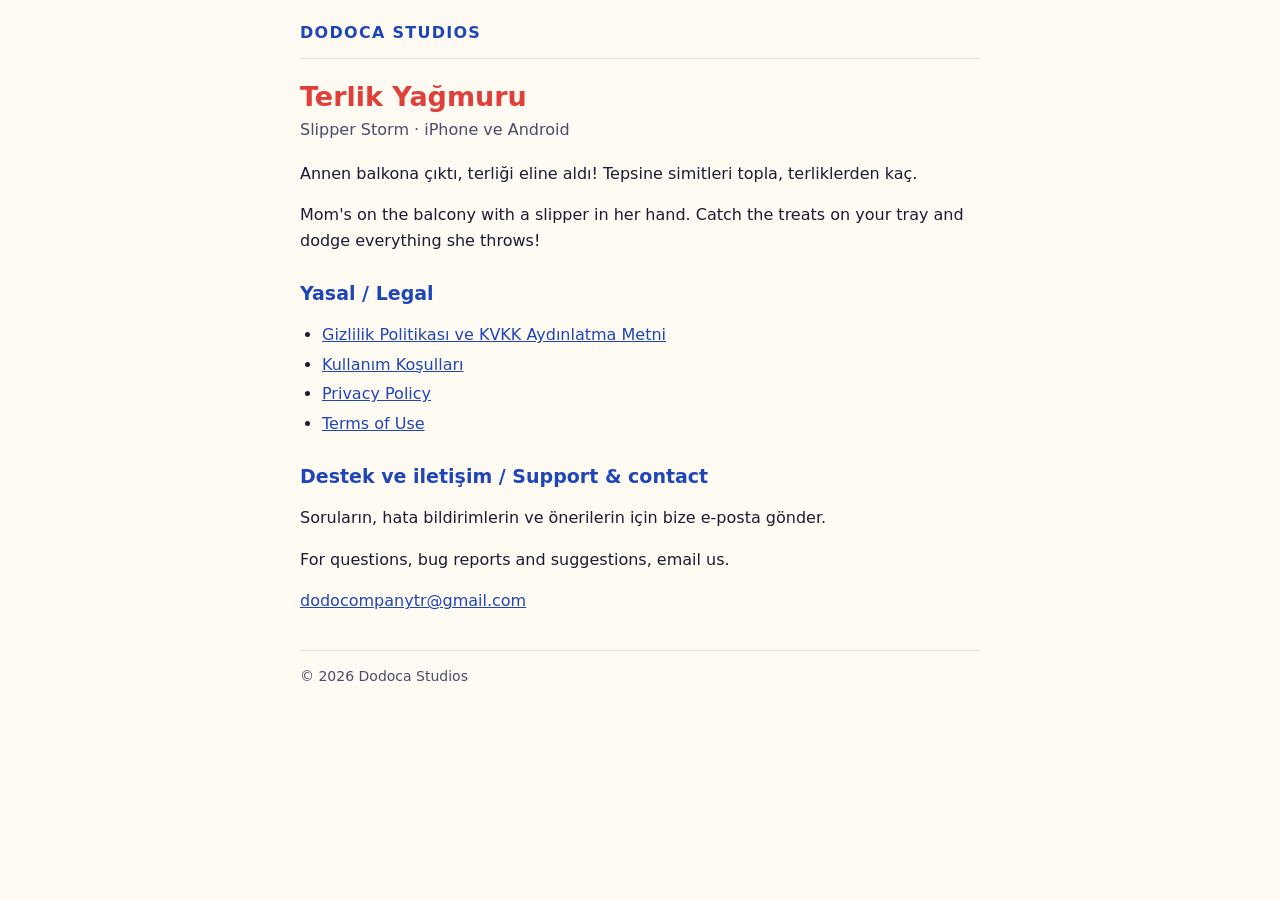
<file: index.html>
<!DOCTYPE html>
<html lang="tr">
<head>
<meta charset="utf-8">
<meta name="viewport" content="width=device-width, initial-scale=1">
<title>Dodoca Studios</title>
<link rel="stylesheet" href="style.css">
</head>
<body>
<main>
<header>
  <a class="brand" href="index.html">DODOCA STUDIOS</a>
</header>

<h1>Terlik Yağmuru</h1>
<p class="date">Slipper Storm · iPhone ve Android</p>
<p>Annen balkona çıktı, terliği eline aldı! Tepsine simitleri topla, terliklerden kaç.</p>
<p lang="en">Mom's on the balcony with a slipper in her hand. Catch the treats on your tray and dodge everything she throws!</p>

<h2>Yasal / Legal</h2>
<ul>
  <li><a href="gizlilik.html">Gizlilik Politikası ve KVKK Aydınlatma Metni</a></li>
  <li><a href="kosullar.html">Kullanım Koşulları</a></li>
  <li><a href="privacy.html" hreflang="en">Privacy Policy</a></li>
  <li><a href="terms.html" hreflang="en">Terms of Use</a></li>
</ul>

<h2>Destek ve iletişim / Support &amp; contact</h2>
<p>Soruların, hata bildirimlerin ve önerilerin için bize e-posta gönder.</p>
<p lang="en">For questions, bug reports and suggestions, email us.</p>
<p><a href="mailto:dodocompanytr@gmail.com">dodocompanytr@gmail.com</a></p>

<footer>© 2026 Dodoca Studios</footer>
</main>
</body>
</html>
</file>
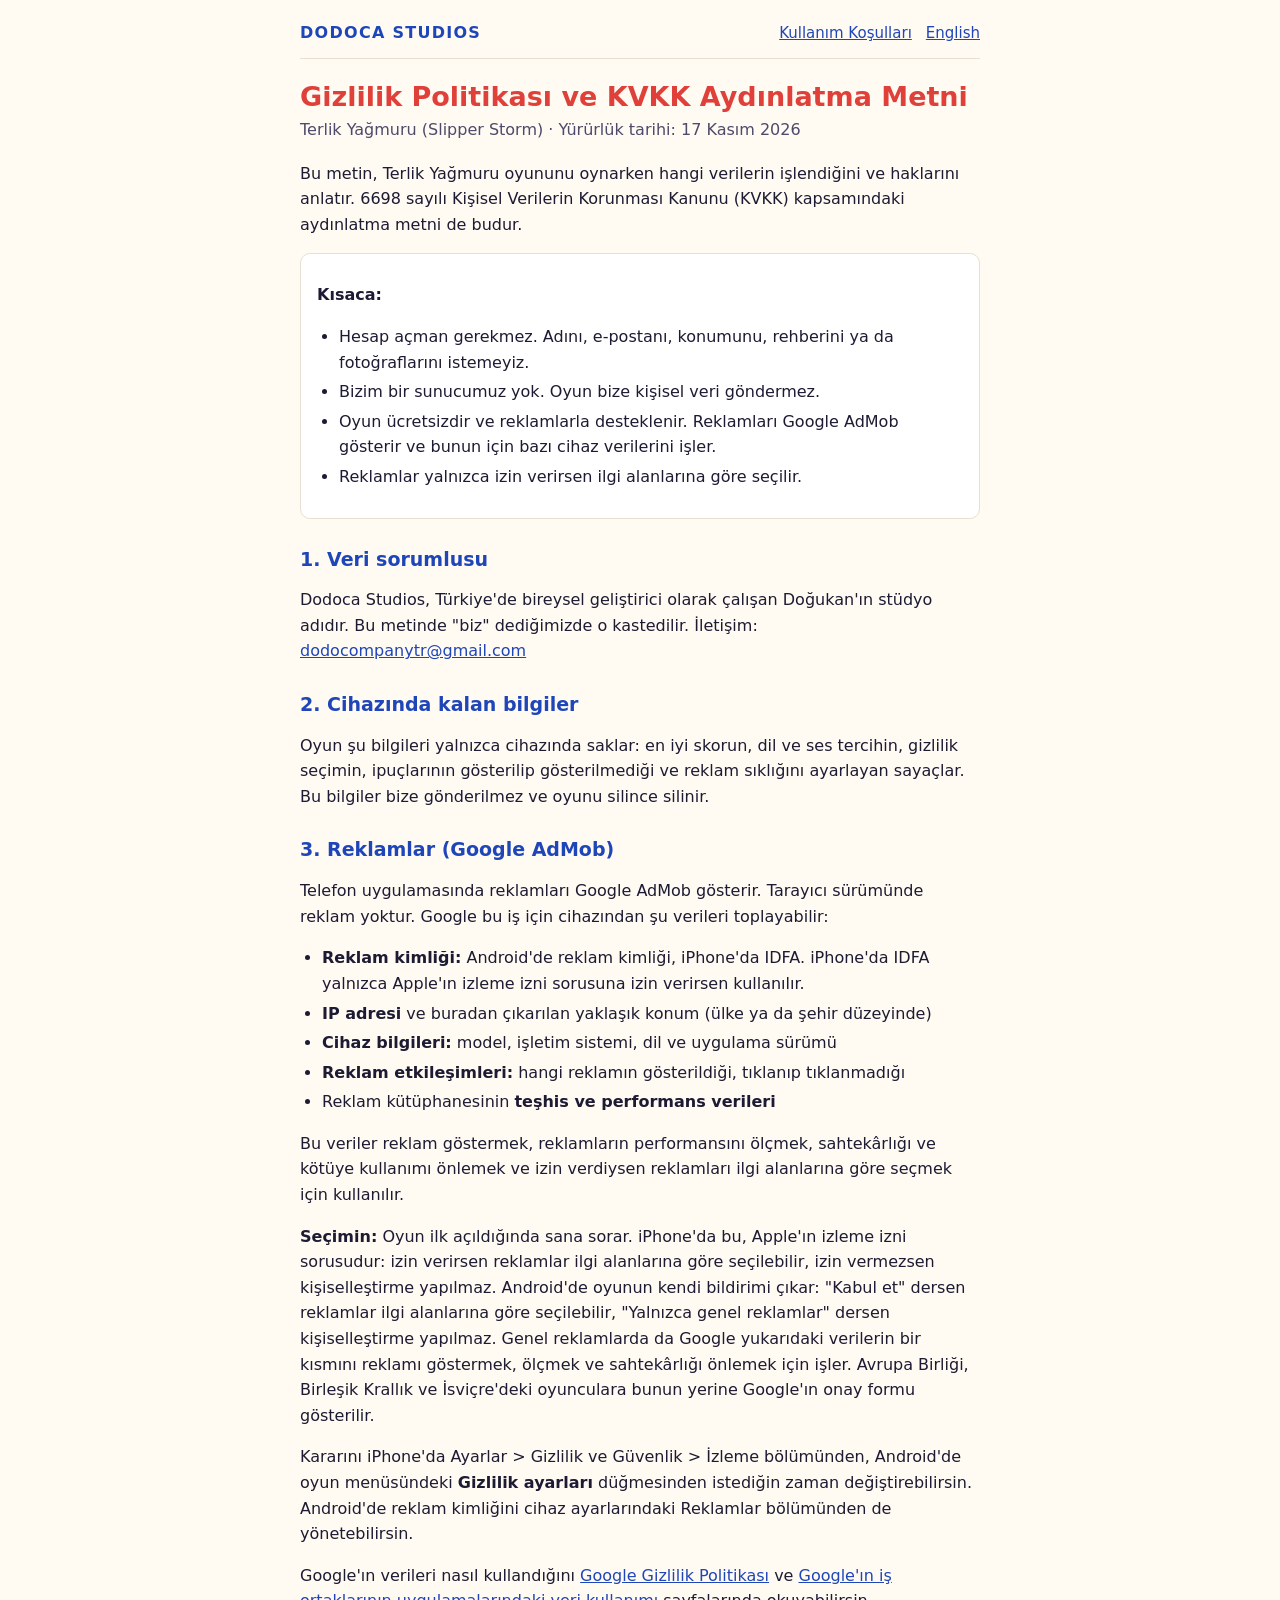
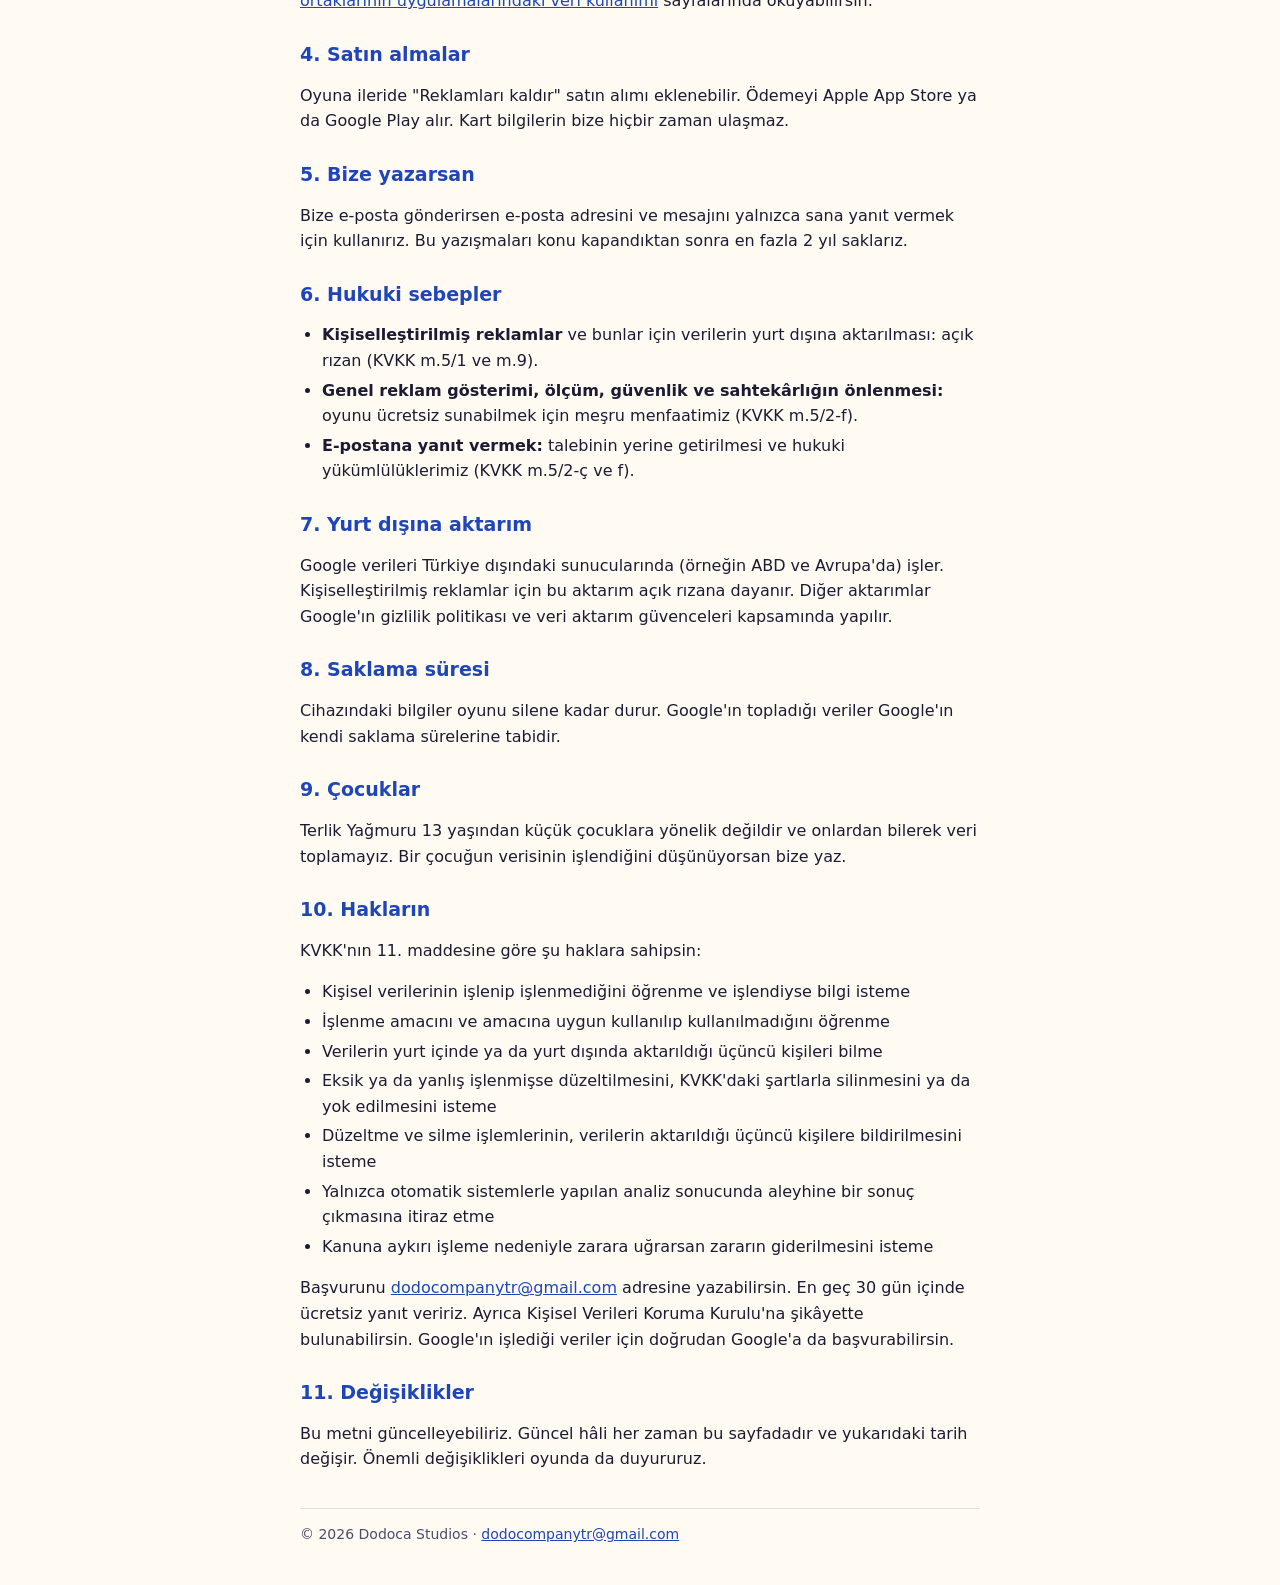
<file: gizlilik.html>
<!DOCTYPE html>
<html lang="tr">
<head>
<meta charset="utf-8">
<meta name="viewport" content="width=device-width, initial-scale=1">
<title>Gizlilik Politikası ve KVKK Aydınlatma Metni · Terlik Yağmuru</title>
<link rel="stylesheet" href="style.css">
</head>
<body>
<main>
<header>
  <a class="brand" href="index.html">DODOCA STUDIOS</a>
  <nav><a href="kosullar.html">Kullanım Koşulları</a><a href="privacy.html" hreflang="en">English</a></nav>
</header>

<h1>Gizlilik Politikası ve KVKK Aydınlatma Metni</h1>
<p class="date">Terlik Yağmuru (Slipper Storm) · Yürürlük tarihi: 17 Kasım 2026</p>

<p>Bu metin, Terlik Yağmuru oyununu oynarken hangi verilerin işlendiğini ve haklarını anlatır. 6698 sayılı Kişisel Verilerin Korunması Kanunu (KVKK) kapsamındaki aydınlatma metni de budur.</p>

<div class="box">
  <p><b>Kısaca:</b></p>
  <ul>
    <li>Hesap açman gerekmez. Adını, e-postanı, konumunu, rehberini ya da fotoğraflarını istemeyiz.</li>
    <li>Bizim bir sunucumuz yok. Oyun bize kişisel veri göndermez.</li>
    <li>Oyun ücretsizdir ve reklamlarla desteklenir. Reklamları Google AdMob gösterir ve bunun için bazı cihaz verilerini işler.</li>
    <li>Reklamlar yalnızca izin verirsen ilgi alanlarına göre seçilir.</li>
  </ul>
</div>

<h2>1. Veri sorumlusu</h2>
<p>Dodoca Studios, Türkiye'de bireysel geliştirici olarak çalışan Doğukan'ın stüdyo adıdır. Bu metinde "biz" dediğimizde o kastedilir. İletişim: <a href="mailto:dodocompanytr@gmail.com">dodocompanytr@gmail.com</a></p>

<h2>2. Cihazında kalan bilgiler</h2>
<p>Oyun şu bilgileri yalnızca cihazında saklar: en iyi skorun, dil ve ses tercihin, gizlilik seçimin, ipuçlarının gösterilip gösterilmediği ve reklam sıklığını ayarlayan sayaçlar. Bu bilgiler bize gönderilmez ve oyunu silince silinir.</p>

<h2>3. Reklamlar (Google AdMob)</h2>
<p>Telefon uygulamasında reklamları Google AdMob gösterir. Tarayıcı sürümünde reklam yoktur. Google bu iş için cihazından şu verileri toplayabilir:</p>
<ul>
  <li><b>Reklam kimliği:</b> Android'de reklam kimliği, iPhone'da IDFA. iPhone'da IDFA yalnızca Apple'ın izleme izni sorusuna izin verirsen kullanılır.</li>
  <li><b>IP adresi</b> ve buradan çıkarılan yaklaşık konum (ülke ya da şehir düzeyinde)</li>
  <li><b>Cihaz bilgileri:</b> model, işletim sistemi, dil ve uygulama sürümü</li>
  <li><b>Reklam etkileşimleri:</b> hangi reklamın gösterildiği, tıklanıp tıklanmadığı</li>
  <li>Reklam kütüphanesinin <b>teşhis ve performans verileri</b></li>
</ul>
<p>Bu veriler reklam göstermek, reklamların performansını ölçmek, sahtekârlığı ve kötüye kullanımı önlemek ve izin verdiysen reklamları ilgi alanlarına göre seçmek için kullanılır.</p>
<p><b>Seçimin:</b> Oyun ilk açıldığında sana sorar. iPhone'da bu, Apple'ın izleme izni sorusudur: izin verirsen reklamlar ilgi alanlarına göre seçilebilir, izin vermezsen kişiselleştirme yapılmaz. Android'de oyunun kendi bildirimi çıkar: "Kabul et" dersen reklamlar ilgi alanlarına göre seçilebilir, "Yalnızca genel reklamlar" dersen kişiselleştirme yapılmaz. Genel reklamlarda da Google yukarıdaki verilerin bir kısmını reklamı göstermek, ölçmek ve sahtekârlığı önlemek için işler. Avrupa Birliği, Birleşik Krallık ve İsviçre'deki oyunculara bunun yerine Google'ın onay formu gösterilir.</p>
<p>Kararını iPhone'da Ayarlar &gt; Gizlilik ve Güvenlik &gt; İzleme bölümünden, Android'de oyun menüsündeki <b>Gizlilik ayarları</b> düğmesinden istediğin zaman değiştirebilirsin. Android'de reklam kimliğini cihaz ayarlarındaki Reklamlar bölümünden de yönetebilirsin.</p>
<p>Google'ın verileri nasıl kullandığını <a href="https://policies.google.com/privacy">Google Gizlilik Politikası</a> ve <a href="https://policies.google.com/technologies/partner-sites">Google'ın iş ortaklarının uygulamalarındaki veri kullanımı</a> sayfalarında okuyabilirsin.</p>

<h2>4. Satın almalar</h2>
<p>Oyuna ileride "Reklamları kaldır" satın alımı eklenebilir. Ödemeyi Apple App Store ya da Google Play alır. Kart bilgilerin bize hiçbir zaman ulaşmaz.</p>

<h2>5. Bize yazarsan</h2>
<p>Bize e-posta gönderirsen e-posta adresini ve mesajını yalnızca sana yanıt vermek için kullanırız. Bu yazışmaları konu kapandıktan sonra en fazla 2 yıl saklarız.</p>

<h2>6. Hukuki sebepler</h2>
<ul>
  <li><b>Kişiselleştirilmiş reklamlar</b> ve bunlar için verilerin yurt dışına aktarılması: açık rızan (KVKK m.5/1 ve m.9).</li>
  <li><b>Genel reklam gösterimi, ölçüm, güvenlik ve sahtekârlığın önlenmesi:</b> oyunu ücretsiz sunabilmek için meşru menfaatimiz (KVKK m.5/2-f).</li>
  <li><b>E-postana yanıt vermek:</b> talebinin yerine getirilmesi ve hukuki yükümlülüklerimiz (KVKK m.5/2-ç ve f).</li>
</ul>

<h2>7. Yurt dışına aktarım</h2>
<p>Google verileri Türkiye dışındaki sunucularında (örneğin ABD ve Avrupa'da) işler. Kişiselleştirilmiş reklamlar için bu aktarım açık rızana dayanır. Diğer aktarımlar Google'ın gizlilik politikası ve veri aktarım güvenceleri kapsamında yapılır.</p>

<h2>8. Saklama süresi</h2>
<p>Cihazındaki bilgiler oyunu silene kadar durur. Google'ın topladığı veriler Google'ın kendi saklama sürelerine tabidir.</p>

<h2>9. Çocuklar</h2>
<p>Terlik Yağmuru 13 yaşından küçük çocuklara yönelik değildir ve onlardan bilerek veri toplamayız. Bir çocuğun verisinin işlendiğini düşünüyorsan bize yaz.</p>

<h2>10. Hakların</h2>
<p>KVKK'nın 11. maddesine göre şu haklara sahipsin:</p>
<ul>
  <li>Kişisel verilerinin işlenip işlenmediğini öğrenme ve işlendiyse bilgi isteme</li>
  <li>İşlenme amacını ve amacına uygun kullanılıp kullanılmadığını öğrenme</li>
  <li>Verilerin yurt içinde ya da yurt dışında aktarıldığı üçüncü kişileri bilme</li>
  <li>Eksik ya da yanlış işlenmişse düzeltilmesini, KVKK'daki şartlarla silinmesini ya da yok edilmesini isteme</li>
  <li>Düzeltme ve silme işlemlerinin, verilerin aktarıldığı üçüncü kişilere bildirilmesini isteme</li>
  <li>Yalnızca otomatik sistemlerle yapılan analiz sonucunda aleyhine bir sonuç çıkmasına itiraz etme</li>
  <li>Kanuna aykırı işleme nedeniyle zarara uğrarsan zararın giderilmesini isteme</li>
</ul>
<p>Başvurunu <a href="mailto:dodocompanytr@gmail.com">dodocompanytr@gmail.com</a> adresine yazabilirsin. En geç 30 gün içinde ücretsiz yanıt veririz. Ayrıca Kişisel Verileri Koruma Kurulu'na şikâyette bulunabilirsin. Google'ın işlediği veriler için doğrudan Google'a da başvurabilirsin.</p>

<h2>11. Değişiklikler</h2>
<p>Bu metni güncelleyebiliriz. Güncel hâli her zaman bu sayfadadır ve yukarıdaki tarih değişir. Önemli değişiklikleri oyunda da duyururuz.</p>

<footer>© 2026 Dodoca Studios · <a href="mailto:dodocompanytr@gmail.com">dodocompanytr@gmail.com</a></footer>
</main>
</body>
</html>
</file>
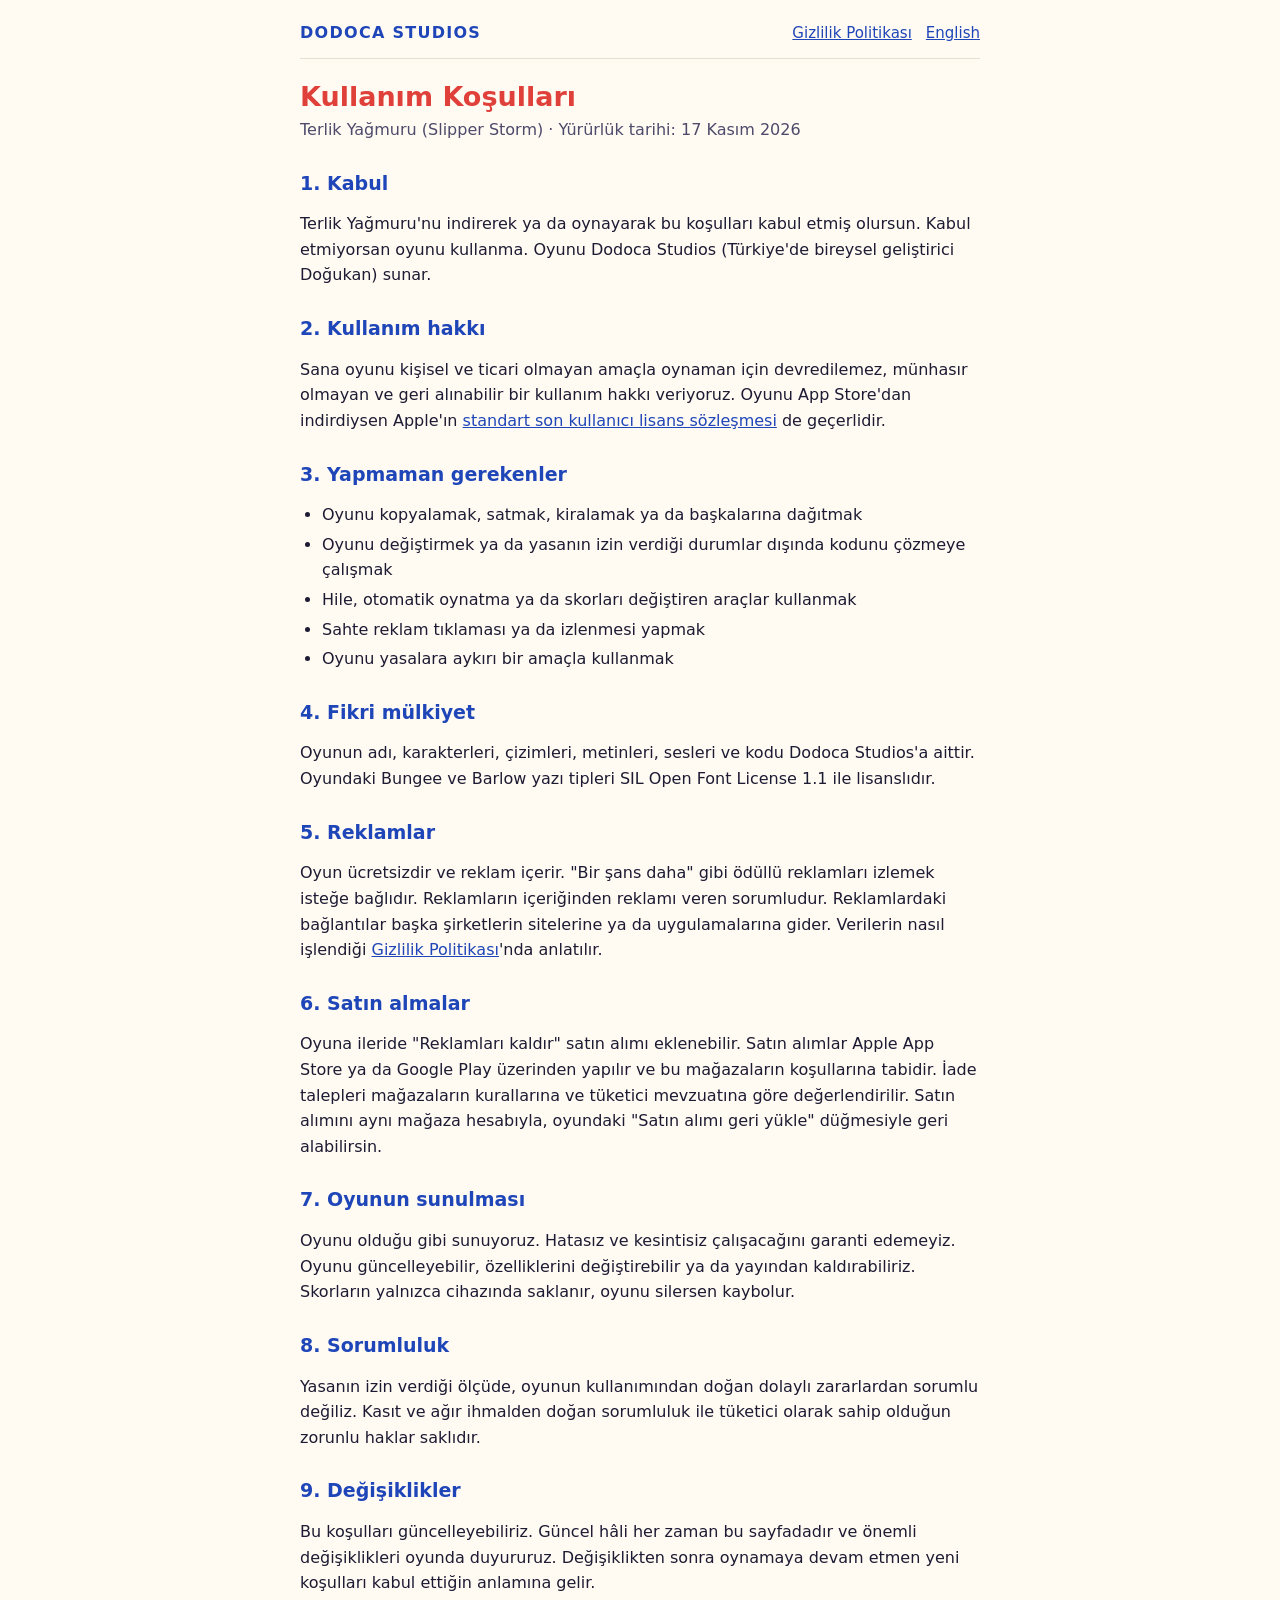
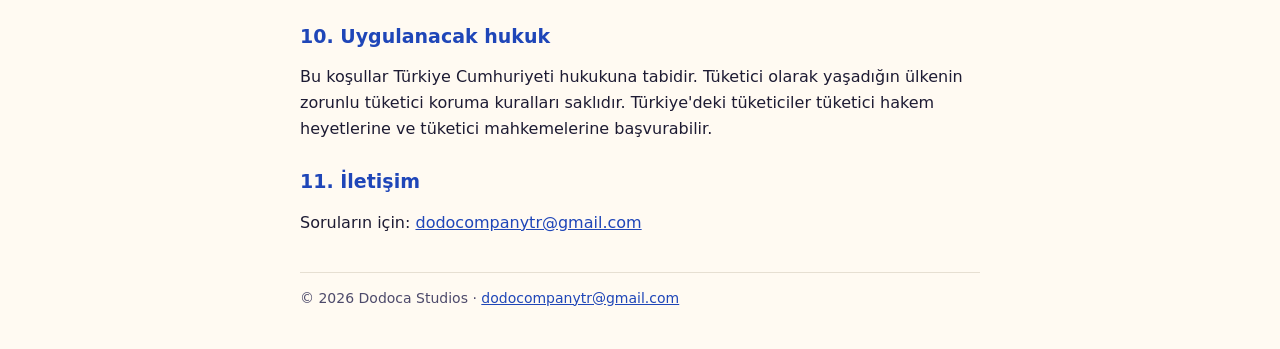
<file: kosullar.html>
<!DOCTYPE html>
<html lang="tr">
<head>
<meta charset="utf-8">
<meta name="viewport" content="width=device-width, initial-scale=1">
<title>Kullanım Koşulları · Terlik Yağmuru</title>
<link rel="stylesheet" href="style.css">
</head>
<body>
<main>
<header>
  <a class="brand" href="index.html">DODOCA STUDIOS</a>
  <nav><a href="gizlilik.html">Gizlilik Politikası</a><a href="terms.html" hreflang="en">English</a></nav>
</header>

<h1>Kullanım Koşulları</h1>
<p class="date">Terlik Yağmuru (Slipper Storm) · Yürürlük tarihi: 17 Kasım 2026</p>

<h2>1. Kabul</h2>
<p>Terlik Yağmuru'nu indirerek ya da oynayarak bu koşulları kabul etmiş olursun. Kabul etmiyorsan oyunu kullanma. Oyunu Dodoca Studios (Türkiye'de bireysel geliştirici Doğukan) sunar.</p>

<h2>2. Kullanım hakkı</h2>
<p>Sana oyunu kişisel ve ticari olmayan amaçla oynaman için devredilemez, münhasır olmayan ve geri alınabilir bir kullanım hakkı veriyoruz. Oyunu App Store'dan indirdiysen Apple'ın <a href="https://www.apple.com/legal/internet-services/itunes/dev/stdeula/">standart son kullanıcı lisans sözleşmesi</a> de geçerlidir.</p>

<h2>3. Yapmaman gerekenler</h2>
<ul>
  <li>Oyunu kopyalamak, satmak, kiralamak ya da başkalarına dağıtmak</li>
  <li>Oyunu değiştirmek ya da yasanın izin verdiği durumlar dışında kodunu çözmeye çalışmak</li>
  <li>Hile, otomatik oynatma ya da skorları değiştiren araçlar kullanmak</li>
  <li>Sahte reklam tıklaması ya da izlenmesi yapmak</li>
  <li>Oyunu yasalara aykırı bir amaçla kullanmak</li>
</ul>

<h2>4. Fikri mülkiyet</h2>
<p>Oyunun adı, karakterleri, çizimleri, metinleri, sesleri ve kodu Dodoca Studios'a aittir. Oyundaki Bungee ve Barlow yazı tipleri SIL Open Font License 1.1 ile lisanslıdır.</p>

<h2>5. Reklamlar</h2>
<p>Oyun ücretsizdir ve reklam içerir. "Bir şans daha" gibi ödüllü reklamları izlemek isteğe bağlıdır. Reklamların içeriğinden reklamı veren sorumludur. Reklamlardaki bağlantılar başka şirketlerin sitelerine ya da uygulamalarına gider. Verilerin nasıl işlendiği <a href="gizlilik.html">Gizlilik Politikası</a>'nda anlatılır.</p>

<h2>6. Satın almalar</h2>
<p>Oyuna ileride "Reklamları kaldır" satın alımı eklenebilir. Satın alımlar Apple App Store ya da Google Play üzerinden yapılır ve bu mağazaların koşullarına tabidir. İade talepleri mağazaların kurallarına ve tüketici mevzuatına göre değerlendirilir. Satın alımını aynı mağaza hesabıyla, oyundaki "Satın alımı geri yükle" düğmesiyle geri alabilirsin.</p>

<h2>7. Oyunun sunulması</h2>
<p>Oyunu olduğu gibi sunuyoruz. Hatasız ve kesintisiz çalışacağını garanti edemeyiz. Oyunu güncelleyebilir, özelliklerini değiştirebilir ya da yayından kaldırabiliriz. Skorların yalnızca cihazında saklanır, oyunu silersen kaybolur.</p>

<h2>8. Sorumluluk</h2>
<p>Yasanın izin verdiği ölçüde, oyunun kullanımından doğan dolaylı zararlardan sorumlu değiliz. Kasıt ve ağır ihmalden doğan sorumluluk ile tüketici olarak sahip olduğun zorunlu haklar saklıdır.</p>

<h2>9. Değişiklikler</h2>
<p>Bu koşulları güncelleyebiliriz. Güncel hâli her zaman bu sayfadadır ve önemli değişiklikleri oyunda duyururuz. Değişiklikten sonra oynamaya devam etmen yeni koşulları kabul ettiğin anlamına gelir.</p>

<h2>10. Uygulanacak hukuk</h2>
<p>Bu koşullar Türkiye Cumhuriyeti hukukuna tabidir. Tüketici olarak yaşadığın ülkenin zorunlu tüketici koruma kuralları saklıdır. Türkiye'deki tüketiciler tüketici hakem heyetlerine ve tüketici mahkemelerine başvurabilir.</p>

<h2>11. İletişim</h2>
<p>Soruların için: <a href="mailto:dodocompanytr@gmail.com">dodocompanytr@gmail.com</a></p>

<footer>© 2026 Dodoca Studios · <a href="mailto:dodocompanytr@gmail.com">dodocompanytr@gmail.com</a></footer>
</main>
</body>
</html>
</file>
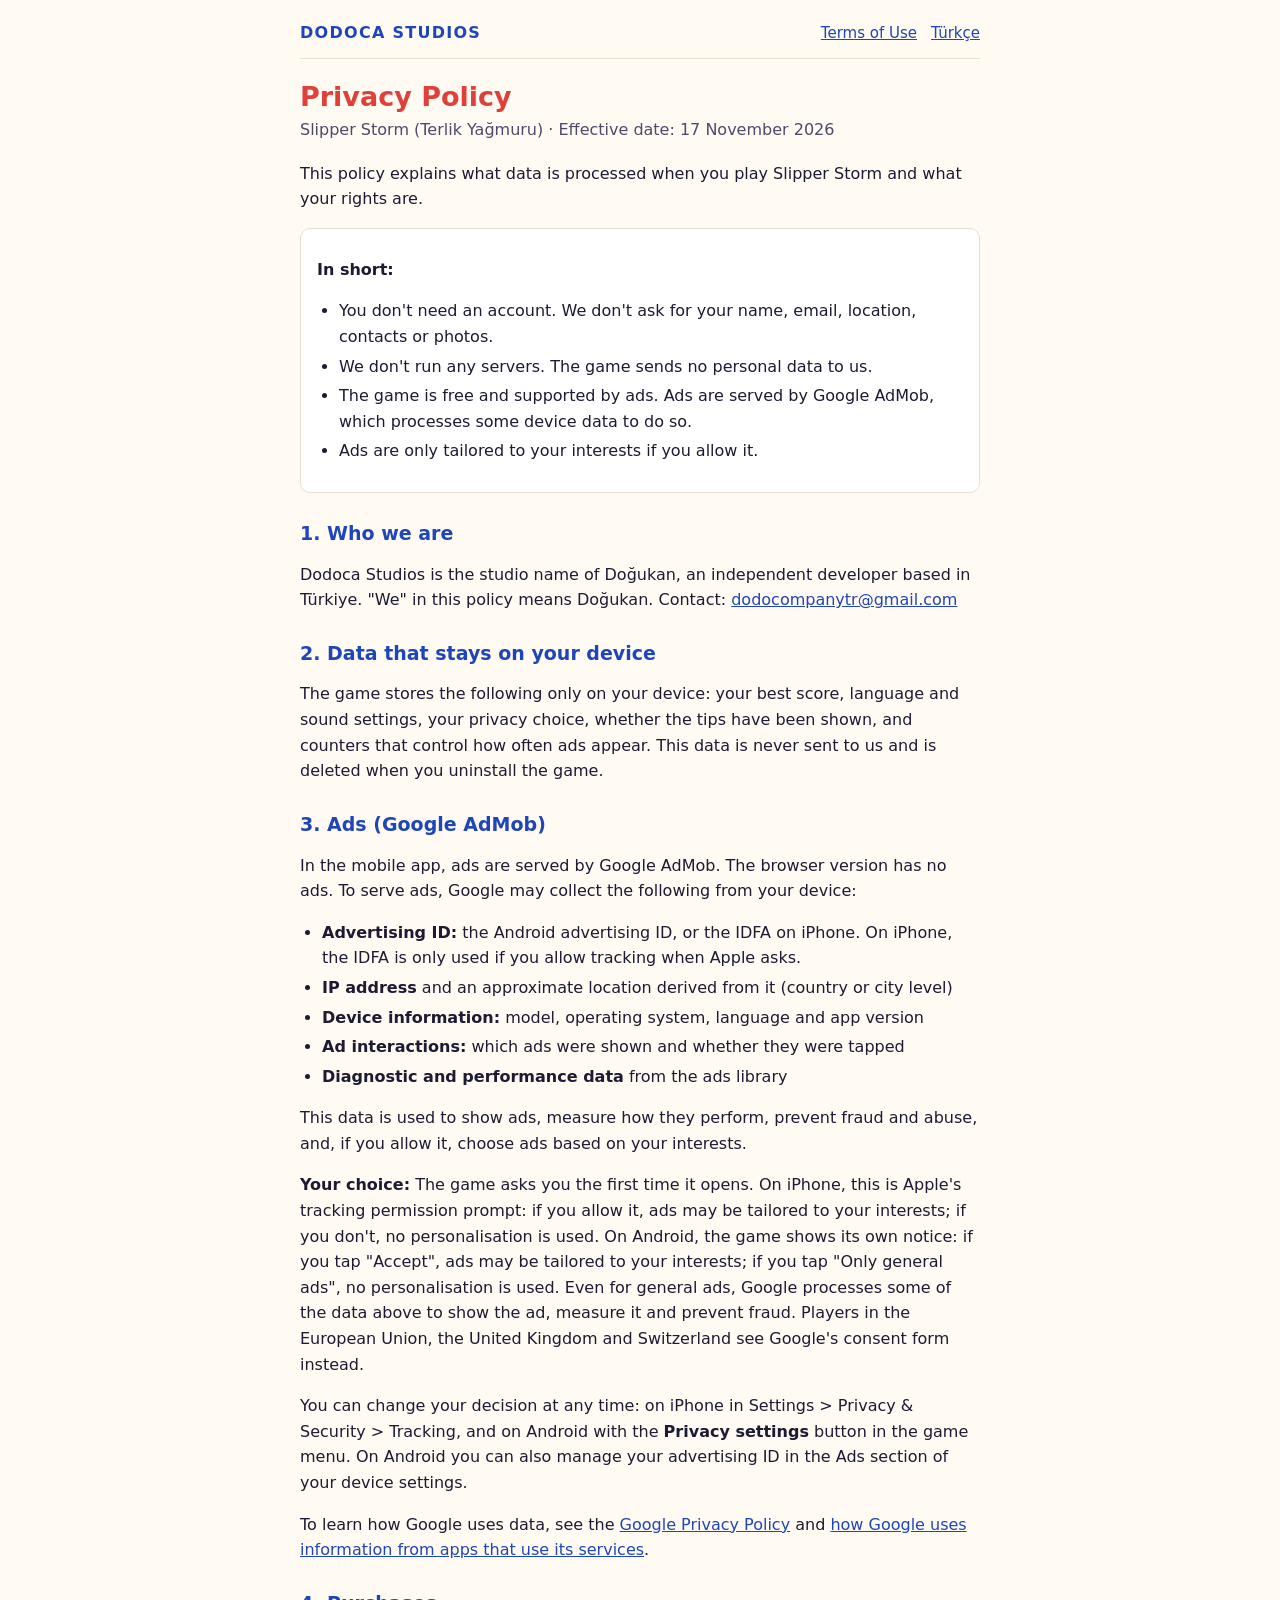
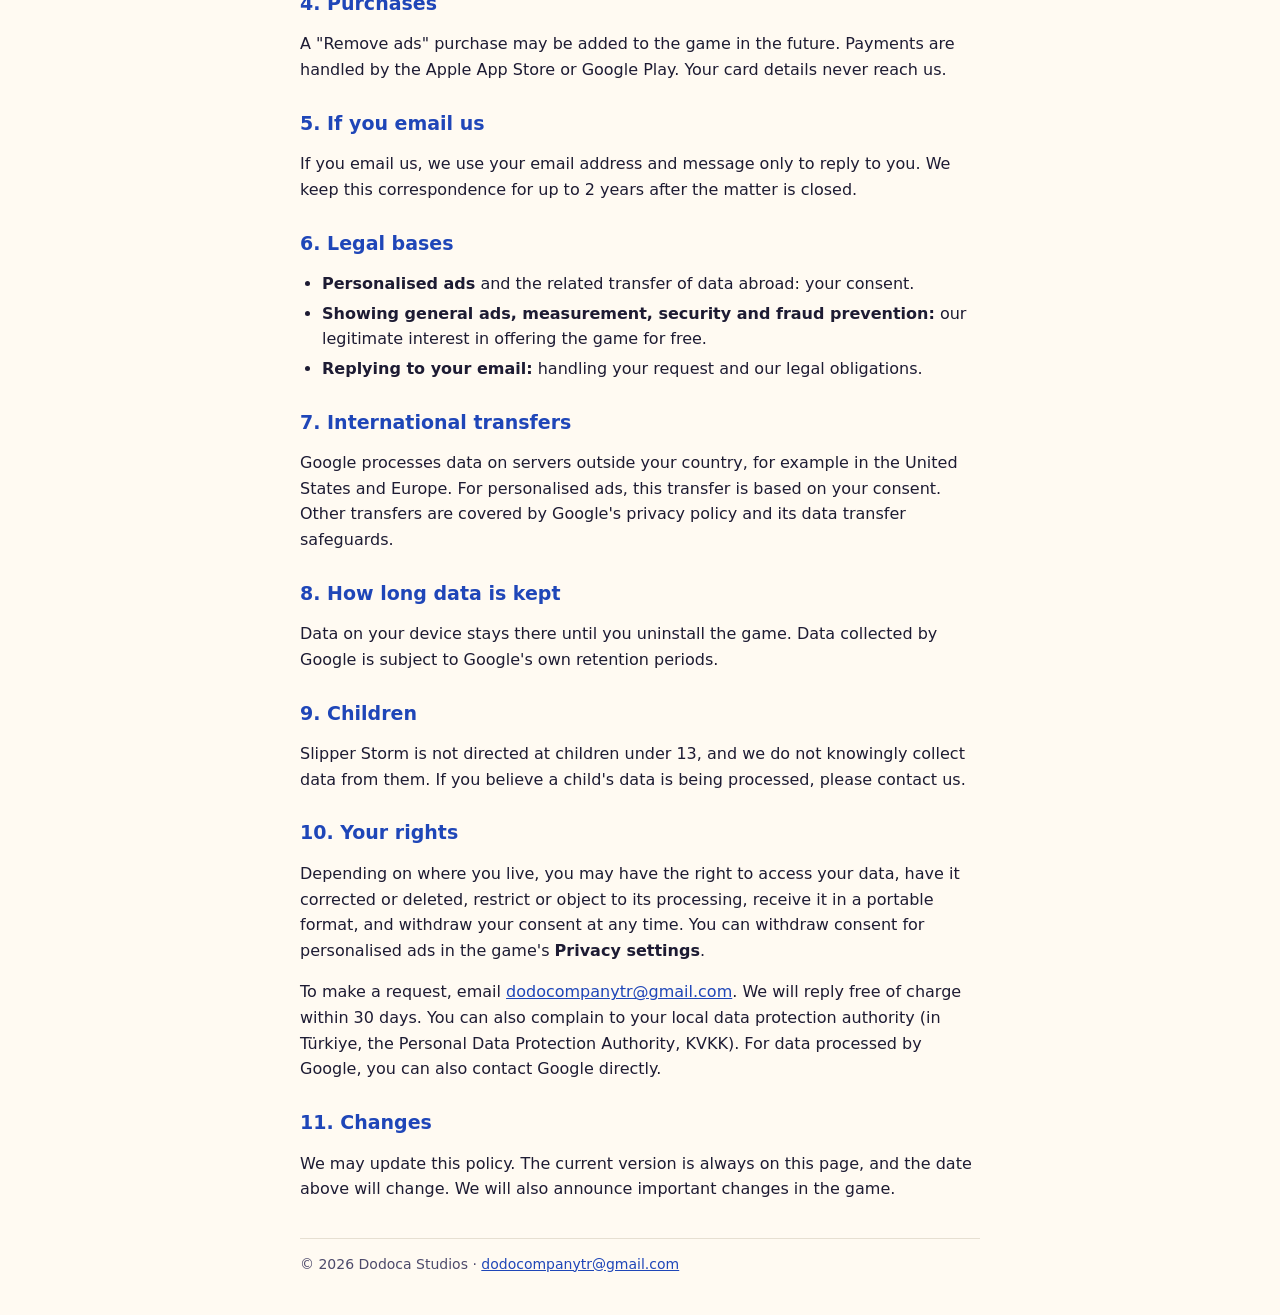
<file: privacy.html>
<!DOCTYPE html>
<html lang="en">
<head>
<meta charset="utf-8">
<meta name="viewport" content="width=device-width, initial-scale=1">
<title>Privacy Policy · Slipper Storm</title>
<link rel="stylesheet" href="style.css">
</head>
<body>
<main>
<header>
  <a class="brand" href="index.html">DODOCA STUDIOS</a>
  <nav><a href="terms.html">Terms of Use</a><a href="gizlilik.html" hreflang="tr">Türkçe</a></nav>
</header>

<h1>Privacy Policy</h1>
<p class="date">Slipper Storm (Terlik Yağmuru) · Effective date: 17 November 2026</p>

<p>This policy explains what data is processed when you play Slipper Storm and what your rights are.</p>

<div class="box">
  <p><b>In short:</b></p>
  <ul>
    <li>You don't need an account. We don't ask for your name, email, location, contacts or photos.</li>
    <li>We don't run any servers. The game sends no personal data to us.</li>
    <li>The game is free and supported by ads. Ads are served by Google AdMob, which processes some device data to do so.</li>
    <li>Ads are only tailored to your interests if you allow it.</li>
  </ul>
</div>

<h2>1. Who we are</h2>
<p>Dodoca Studios is the studio name of Doğukan, an independent developer based in Türkiye. "We" in this policy means Doğukan. Contact: <a href="mailto:dodocompanytr@gmail.com">dodocompanytr@gmail.com</a></p>

<h2>2. Data that stays on your device</h2>
<p>The game stores the following only on your device: your best score, language and sound settings, your privacy choice, whether the tips have been shown, and counters that control how often ads appear. This data is never sent to us and is deleted when you uninstall the game.</p>

<h2>3. Ads (Google AdMob)</h2>
<p>In the mobile app, ads are served by Google AdMob. The browser version has no ads. To serve ads, Google may collect the following from your device:</p>
<ul>
  <li><b>Advertising ID:</b> the Android advertising ID, or the IDFA on iPhone. On iPhone, the IDFA is only used if you allow tracking when Apple asks.</li>
  <li><b>IP address</b> and an approximate location derived from it (country or city level)</li>
  <li><b>Device information:</b> model, operating system, language and app version</li>
  <li><b>Ad interactions:</b> which ads were shown and whether they were tapped</li>
  <li><b>Diagnostic and performance data</b> from the ads library</li>
</ul>
<p>This data is used to show ads, measure how they perform, prevent fraud and abuse, and, if you allow it, choose ads based on your interests.</p>
<p><b>Your choice:</b> The game asks you the first time it opens. On iPhone, this is Apple's tracking permission prompt: if you allow it, ads may be tailored to your interests; if you don't, no personalisation is used. On Android, the game shows its own notice: if you tap "Accept", ads may be tailored to your interests; if you tap "Only general ads", no personalisation is used. Even for general ads, Google processes some of the data above to show the ad, measure it and prevent fraud. Players in the European Union, the United Kingdom and Switzerland see Google's consent form instead.</p>
<p>You can change your decision at any time: on iPhone in Settings &gt; Privacy &amp; Security &gt; Tracking, and on Android with the <b>Privacy settings</b> button in the game menu. On Android you can also manage your advertising ID in the Ads section of your device settings.</p>
<p>To learn how Google uses data, see the <a href="https://policies.google.com/privacy">Google Privacy Policy</a> and <a href="https://policies.google.com/technologies/partner-sites">how Google uses information from apps that use its services</a>.</p>

<h2>4. Purchases</h2>
<p>A "Remove ads" purchase may be added to the game in the future. Payments are handled by the Apple App Store or Google Play. Your card details never reach us.</p>

<h2>5. If you email us</h2>
<p>If you email us, we use your email address and message only to reply to you. We keep this correspondence for up to 2 years after the matter is closed.</p>

<h2>6. Legal bases</h2>
<ul>
  <li><b>Personalised ads</b> and the related transfer of data abroad: your consent.</li>
  <li><b>Showing general ads, measurement, security and fraud prevention:</b> our legitimate interest in offering the game for free.</li>
  <li><b>Replying to your email:</b> handling your request and our legal obligations.</li>
</ul>

<h2>7. International transfers</h2>
<p>Google processes data on servers outside your country, for example in the United States and Europe. For personalised ads, this transfer is based on your consent. Other transfers are covered by Google's privacy policy and its data transfer safeguards.</p>

<h2>8. How long data is kept</h2>
<p>Data on your device stays there until you uninstall the game. Data collected by Google is subject to Google's own retention periods.</p>

<h2>9. Children</h2>
<p>Slipper Storm is not directed at children under 13, and we do not knowingly collect data from them. If you believe a child's data is being processed, please contact us.</p>

<h2>10. Your rights</h2>
<p>Depending on where you live, you may have the right to access your data, have it corrected or deleted, restrict or object to its processing, receive it in a portable format, and withdraw your consent at any time. You can withdraw consent for personalised ads in the game's <b>Privacy settings</b>.</p>
<p>To make a request, email <a href="mailto:dodocompanytr@gmail.com">dodocompanytr@gmail.com</a>. We will reply free of charge within 30 days. You can also complain to your local data protection authority (in Türkiye, the Personal Data Protection Authority, KVKK). For data processed by Google, you can also contact Google directly.</p>

<h2>11. Changes</h2>
<p>We may update this policy. The current version is always on this page, and the date above will change. We will also announce important changes in the game.</p>

<footer>© 2026 Dodoca Studios · <a href="mailto:dodocompanytr@gmail.com">dodocompanytr@gmail.com</a></footer>
</main>
</body>
</html>
</file>
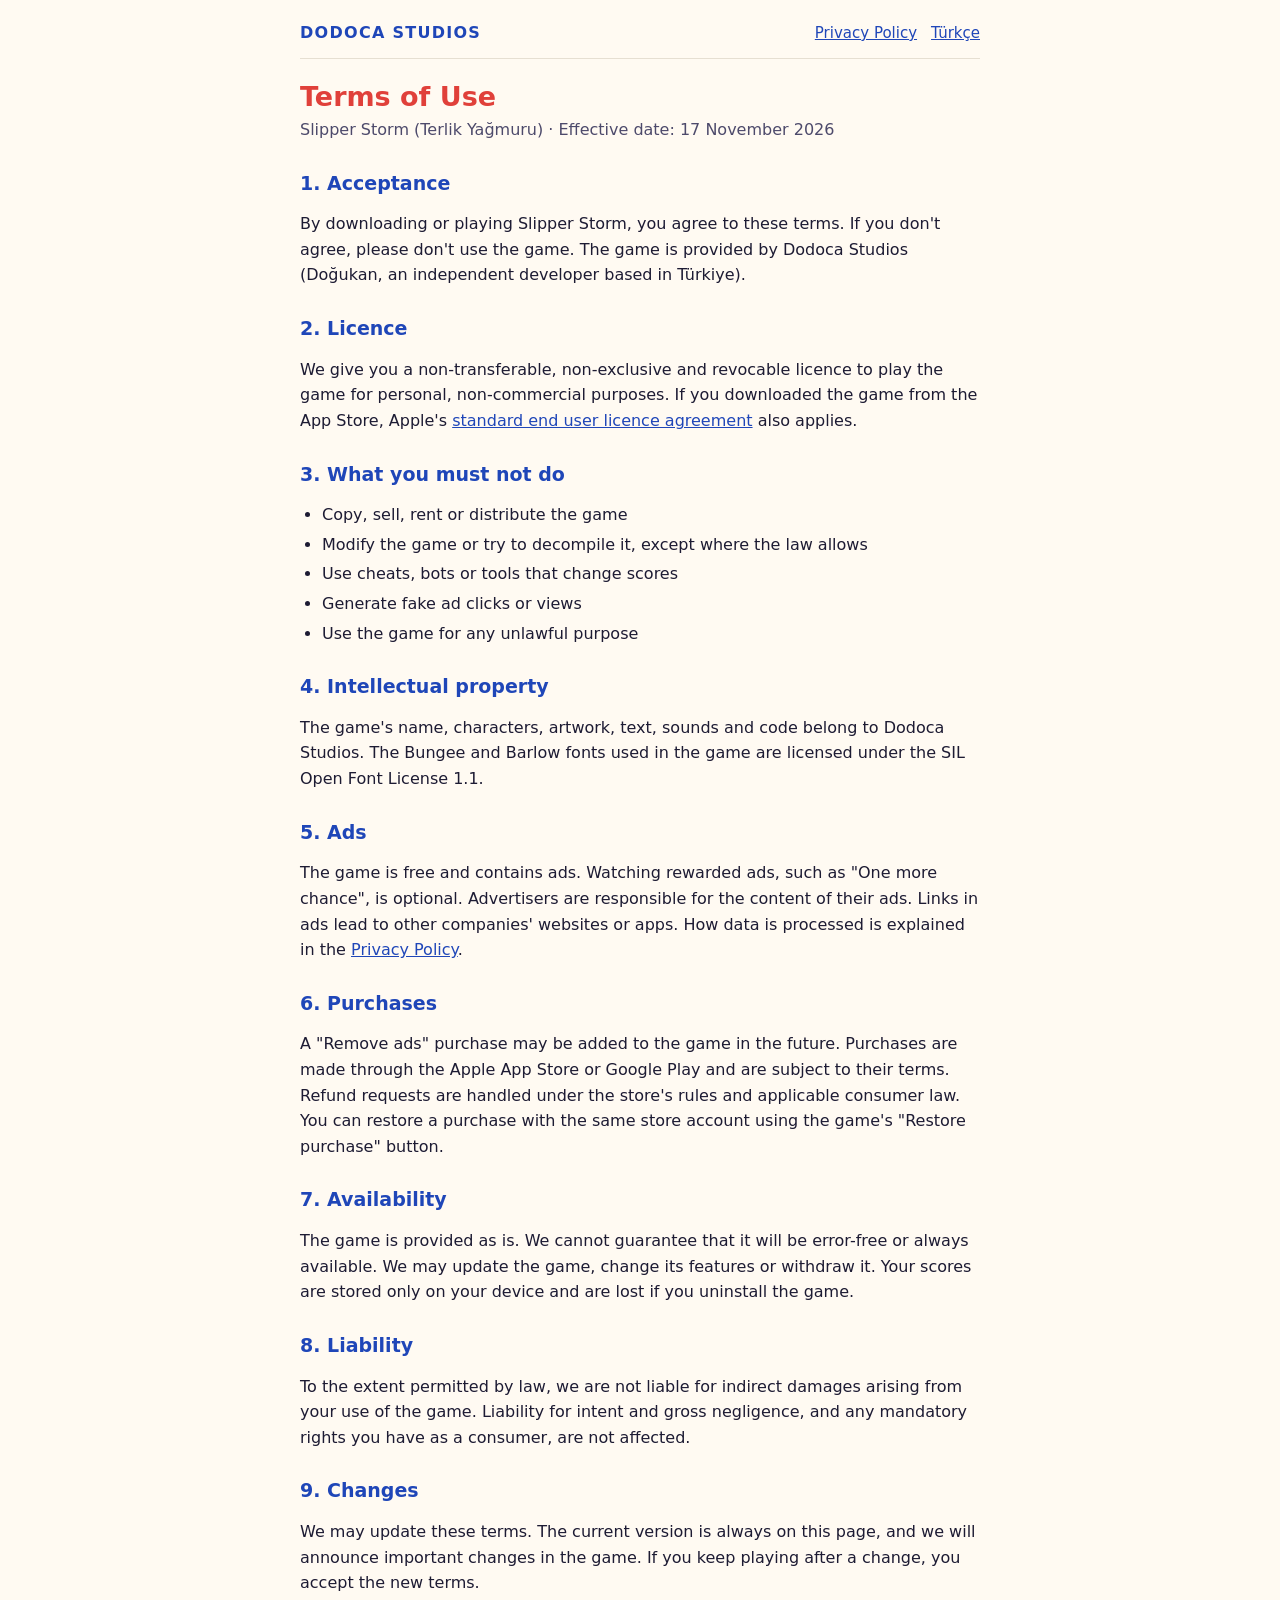
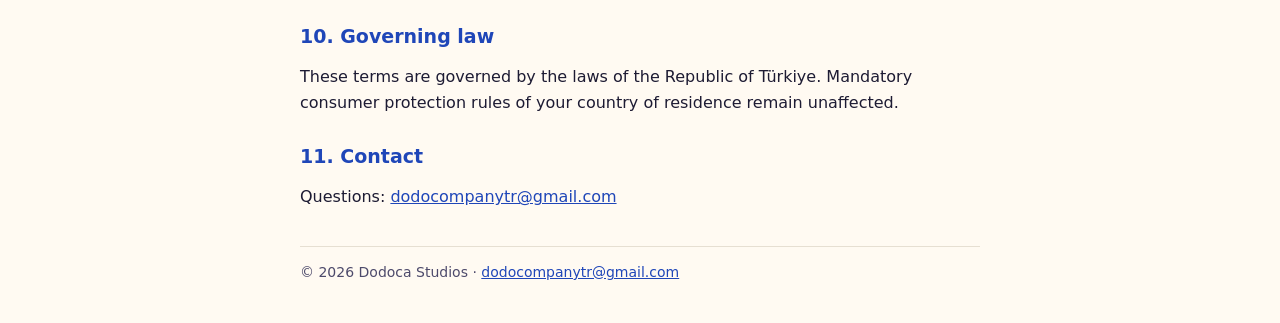
<file: terms.html>
<!DOCTYPE html>
<html lang="en">
<head>
<meta charset="utf-8">
<meta name="viewport" content="width=device-width, initial-scale=1">
<title>Terms of Use · Slipper Storm</title>
<link rel="stylesheet" href="style.css">
</head>
<body>
<main>
<header>
  <a class="brand" href="index.html">DODOCA STUDIOS</a>
  <nav><a href="privacy.html">Privacy Policy</a><a href="kosullar.html" hreflang="tr">Türkçe</a></nav>
</header>

<h1>Terms of Use</h1>
<p class="date">Slipper Storm (Terlik Yağmuru) · Effective date: 17 November 2026</p>

<h2>1. Acceptance</h2>
<p>By downloading or playing Slipper Storm, you agree to these terms. If you don't agree, please don't use the game. The game is provided by Dodoca Studios (Doğukan, an independent developer based in Türkiye).</p>

<h2>2. Licence</h2>
<p>We give you a non-transferable, non-exclusive and revocable licence to play the game for personal, non-commercial purposes. If you downloaded the game from the App Store, Apple's <a href="https://www.apple.com/legal/internet-services/itunes/dev/stdeula/">standard end user licence agreement</a> also applies.</p>

<h2>3. What you must not do</h2>
<ul>
  <li>Copy, sell, rent or distribute the game</li>
  <li>Modify the game or try to decompile it, except where the law allows</li>
  <li>Use cheats, bots or tools that change scores</li>
  <li>Generate fake ad clicks or views</li>
  <li>Use the game for any unlawful purpose</li>
</ul>

<h2>4. Intellectual property</h2>
<p>The game's name, characters, artwork, text, sounds and code belong to Dodoca Studios. The Bungee and Barlow fonts used in the game are licensed under the SIL Open Font License 1.1.</p>

<h2>5. Ads</h2>
<p>The game is free and contains ads. Watching rewarded ads, such as "One more chance", is optional. Advertisers are responsible for the content of their ads. Links in ads lead to other companies' websites or apps. How data is processed is explained in the <a href="privacy.html">Privacy Policy</a>.</p>

<h2>6. Purchases</h2>
<p>A "Remove ads" purchase may be added to the game in the future. Purchases are made through the Apple App Store or Google Play and are subject to their terms. Refund requests are handled under the store's rules and applicable consumer law. You can restore a purchase with the same store account using the game's "Restore purchase" button.</p>

<h2>7. Availability</h2>
<p>The game is provided as is. We cannot guarantee that it will be error-free or always available. We may update the game, change its features or withdraw it. Your scores are stored only on your device and are lost if you uninstall the game.</p>

<h2>8. Liability</h2>
<p>To the extent permitted by law, we are not liable for indirect damages arising from your use of the game. Liability for intent and gross negligence, and any mandatory rights you have as a consumer, are not affected.</p>

<h2>9. Changes</h2>
<p>We may update these terms. The current version is always on this page, and we will announce important changes in the game. If you keep playing after a change, you accept the new terms.</p>

<h2>10. Governing law</h2>
<p>These terms are governed by the laws of the Republic of Türkiye. Mandatory consumer protection rules of your country of residence remain unaffected.</p>

<h2>11. Contact</h2>
<p>Questions: <a href="mailto:dodocompanytr@gmail.com">dodocompanytr@gmail.com</a></p>

<footer>© 2026 Dodoca Studios · <a href="mailto:dodocompanytr@gmail.com">dodocompanytr@gmail.com</a></footer>
</main>
</body>
</html>
</file>
<file: style.css>
:root { --ink: #1d1b33; --muted: #4d4a6b; --cobalt: #1f46b8; --red: #e0403a; --bg: #fffaf2; --line: #e6dfd2; color-scheme: light; }
* { box-sizing: border-box; }
body { margin: 0; font: 16px/1.6 system-ui, -apple-system, "Segoe UI", Roboto, sans-serif; color: var(--ink); background: var(--bg); }
main { max-width: 720px; margin: 0 auto; padding: 20px 20px 40px; }
header { display: flex; flex-wrap: wrap; align-items: center; justify-content: space-between; gap: 8px 16px; padding-bottom: 12px; border-bottom: 1px solid var(--line); }
.brand { font-weight: 900; letter-spacing: .08em; color: var(--cobalt); text-decoration: none; }
nav { display: flex; flex-wrap: wrap; gap: 4px 14px; font-size: 15px; }
h1 { margin: 22px 0 4px; font-size: 27px; line-height: 1.2; color: var(--red); }
h2 { margin: 28px 0 6px; font-size: 19px; line-height: 1.3; color: var(--cobalt); }
.date { margin: 0 0 18px; color: var(--muted); }
a { color: var(--cobalt); }
ul { padding-left: 22px; }
li { margin: 4px 0; }
.box { padding: 12px 16px; background: #fff; border: 1px solid var(--line); border-radius: 10px; }
footer { margin-top: 36px; padding-top: 14px; border-top: 1px solid var(--line); font-size: 14px; color: var(--muted); }
</file>
